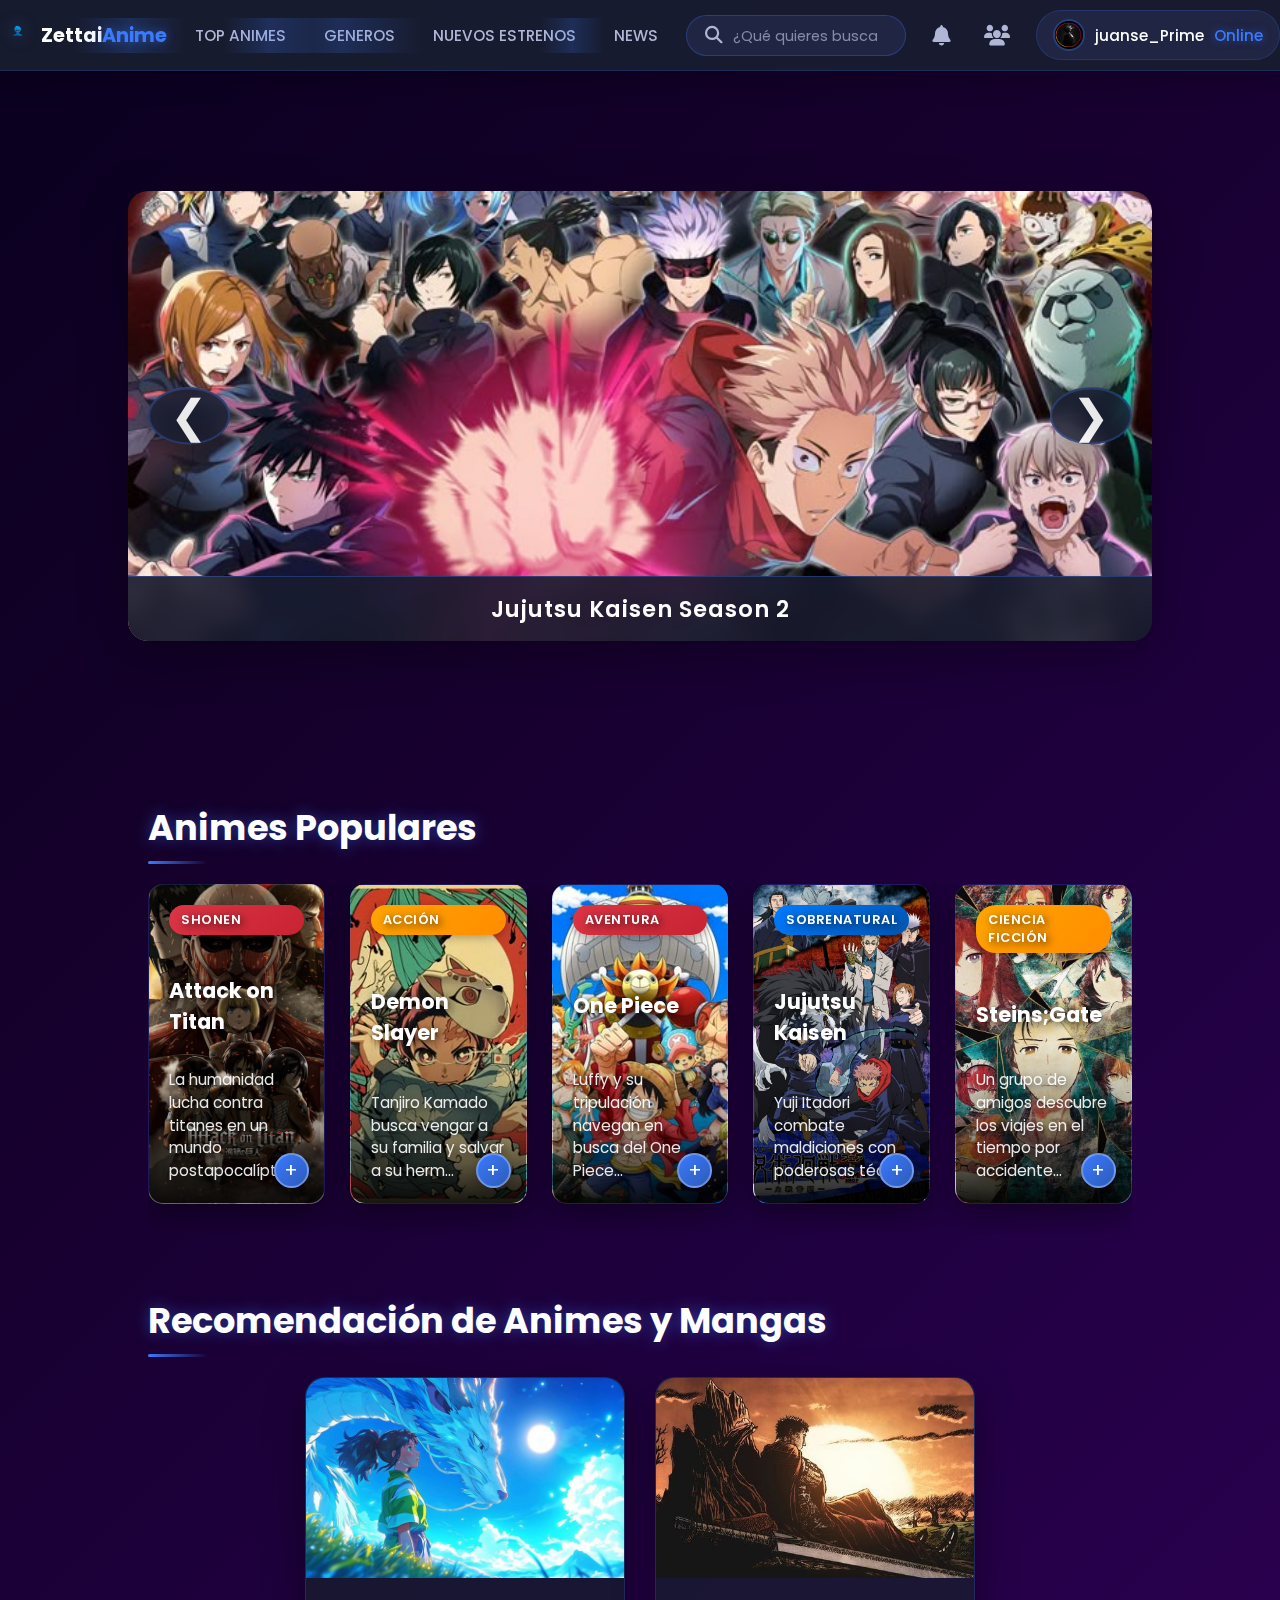
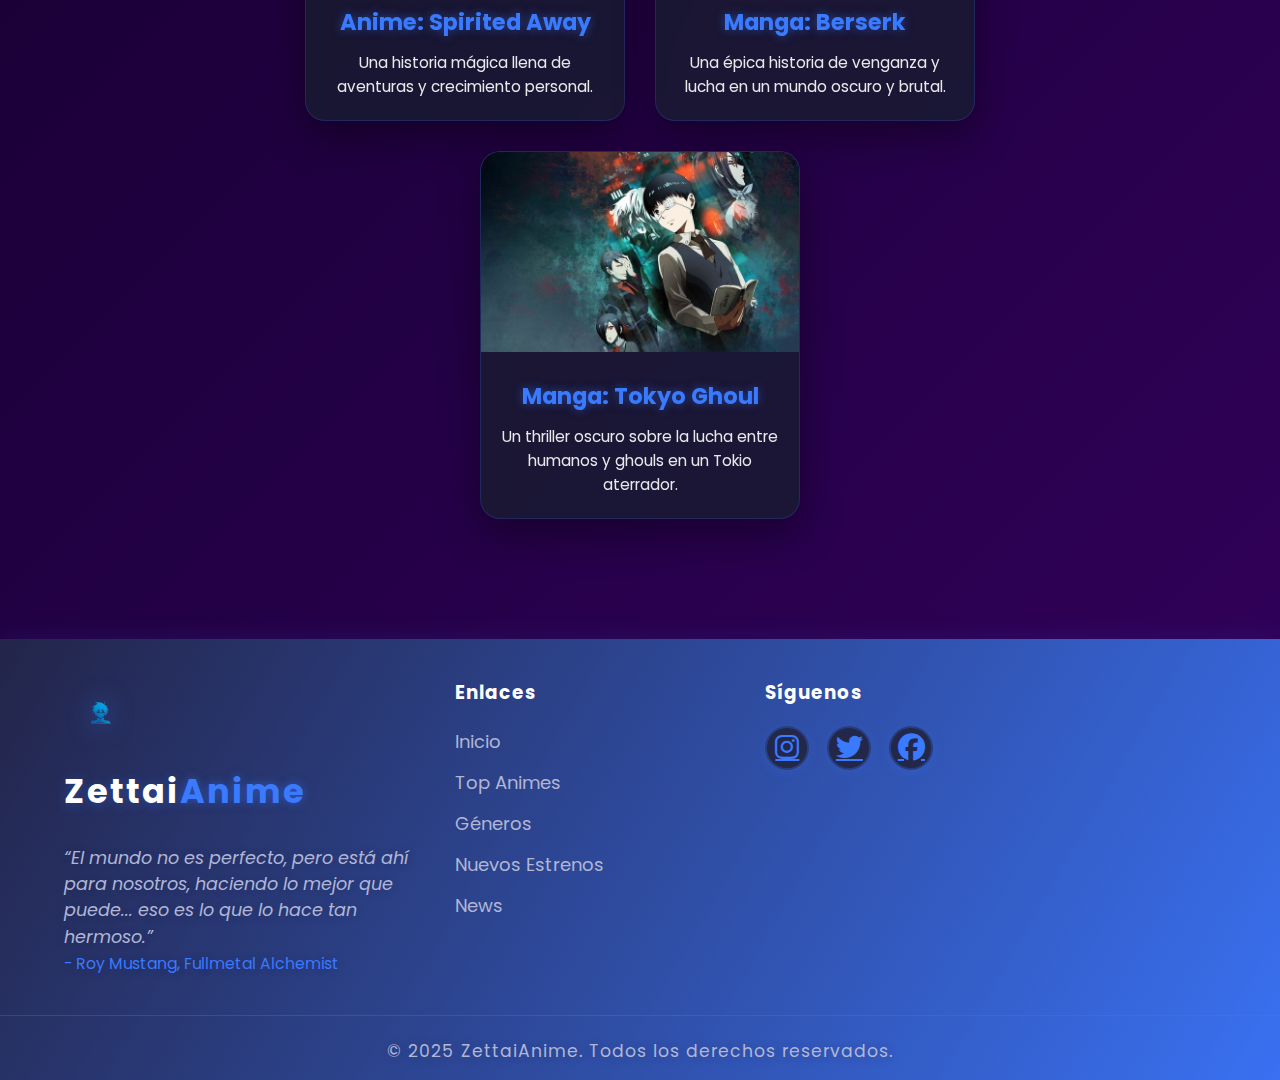
<file: index.html>
<!DOCTYPE html>
<html lang="en">
<head>
    <meta charset="UTF-8">
    <meta name="viewport" content="width=device-width, initial-scale=1.0">
    <title>ZettaiAnime</title>
    <link rel="stylesheet" href="style.css">
    <link rel="stylesheet" href="https://cdnjs.cloudflare.com/ajax/libs/font-awesome/6.4.2/css/all.min.css">
</head>
<body>
    <header>
        <div class="logo">
            <a href="index.html"><img src="img/logo-removebg-preview.png" alt=""> </a>
            <span>Zettai<span class="blue-text">Anime</span></span>
        </div>

        <nav>
            <ul>
                
                <li><a href="#">TOP ANIMES</a></li>
                <li><a href="#">GENEROS</a></li>
                <li><a href="#">NUEVOS ESTRENOS</a></li>
                <li><a href="#">NEWS</a></li>
            </ul>
        </nav>
        <div class="search-bar">
            <i class="fas fa-search"></i>
            <input type="text" placeholder="¿Qué quieres buscar?">
            <div class="shortcut">
                
            </div>
           
        </div>

        <div class="user-profile">
            <i class="fas fa-bell"></i> <!-- Icono de notificación -->
            <i class="fas fa-users"></i> <!-- Icono de amigos o comunidad -->
            <div class="profile">
                <img src="img/perfil.jpg" alt="User">
                <span>juanse_Prime</span>
                <span class="status">Online</span>
            </div>
        </div>
    </header>
    <div class="carousel-container nuevo-carousel">
        <div class="carousel-slides">
            <div class="carousel-slide active">
                <img src="img/jjk.jpg" alt="Jujutsu Kaisen">
                <div class="caption">Jujutsu Kaisen Season 2</div>
            </div>
            <div class="carousel-slide">
                <img src="img/ds.jpg" alt="Demon Slayer">
                <div class="caption">Demon Slayer</div>
            </div>
            <div class="carousel-slide">
                <img src="img/onep.jpg" alt="One Piece">
                <div class="caption">One Piece</div>
            </div>
        </div>
        <button class="carousel-btn prev" aria-label="Anterior">&#10094;</button>
        <button class="carousel-btn next" aria-label="Siguiente">&#10095;</button>
        <div class="carousel-indicators">
            <span class="indicator active" data-slide="0"></span>
            <span class="indicator" data-slide="1"></span>
            <span class="indicator" data-slide="2"></span>
        </div>
    </div>


    <!-- Sección de tarjetas -->
    <section class="trending">
        <h2>Animes Populares</h2>
        <div class="cards-container">
            <div class="card" style="background-image: url('img/Attack\ on\ Titan.jpg');">
                <span class="tag shonen">Shonen</span>
                <h3>Attack on Titan</h3>
                <p>La humanidad lucha contra titanes en un mundo postapocalíptico...</p>
                <a href="index2.html" class="add-btn">+</a>
            </div>
            <div class="card" style="background-image: url('img/demon.jpg');">
                <span class="tag action">Acción</span>
                <h3>Demon Slayer</h3>
                <p>Tanjiro Kamado busca vengar a su familia y salvar a su herm...</p>
                <a href="index2.html" class="add-btn">+</a>
            </div>
            <div class="card" style="background-image: url('img/onepice.jpg');">
                <span class="tag adventure">Aventura</span>
                <h3>One Piece</h3>
                <p>Luffy y su tripulación navegan en busca del One Piece...</p>
                <a href="index2.html" class="add-btn">+</a>
            </div>
            <div class="card" style="background-image: url('img/pinjjk.jpg');">
                <span class="tag supernatural">Sobrenatural</span>
                <h3>Jujutsu Kaisen</h3>
                <p>Yuji Itadori combate maldiciones con poderosas técni...</p>
                <a href="index2.html" class="add-btn">+</a>
            </div>
            <div class="card" style="background-image: url('img/pinSteinsGate.jpg');">
                <span class="tag sci-fi">Ciencia Ficción</span>
                <h3>Steins;Gate</h3>
                <p>Un grupo de amigos descubre los viajes en el tiempo por accidente...</p>
                <a href="index2.html" class="add-btn">+</a>
            </div>
        </div>
    </section>

    <section class="recomendaciones">
        <h2>Recomendación de Animes y Mangas</h2>
        <div class="tarjetas">
            <!-- Tarjeta Anime -->
            <div class="tarjeta">
                <div class="imagen">
                    <img src="img/spiritaway.jpg" alt="Recomendación de Anime">
                </div>
                <div class="contenido">
                    <h3>Anime: Spirited Away</h3>
                    <p>Una historia mágica llena de aventuras y crecimiento personal.</p>
                </div>
            </div>

            <!-- Tarjeta Manga 1 -->
            <div class="tarjeta">
                <div class="imagen">
                    <img src="img/berserker.jpg" alt="Recomendación de Manga">
                </div>
                <div class="contenido">
                    <h3>Manga: Berserk</h3>
                    <p>Una épica historia de venganza y lucha en un mundo oscuro y brutal.</p>
                </div>
            </div>

            <!-- Tarjeta Manga 2 -->
            <div class="tarjeta">
                <div class="imagen">
                    <img src="img/tpkioghoul.jpg" alt="Recomendación de Manga">
                </div>
                <div class="contenido">
                    <h3>Manga: Tokyo Ghoul</h3>
                    <p>Un thriller oscuro sobre la lucha entre humanos y ghouls en un Tokio aterrador.</p>
                </div>
            </div>
        </div>
    </section>

    <footer class="main-footer anime-footer">
        <div class="footer-gradient"></div>
        <div class="footer-content">
            <div class="footer-logo-area">
                <img src="img/logo-removebg-preview.png" alt="Logo ZettaiAnime">
                <span class="footer-title">Zettai<span class="blue-text">Anime</span></span>
                <p class="footer-phrase">“El mundo no es perfecto, pero está ahí para nosotros, haciendo lo mejor que puede... eso es lo que lo hace tan hermoso.”<br><span class="footer-autor">- Roy Mustang, Fullmetal Alchemist</span></p>
            </div>
            <div class="footer-links-area">
                <h4>Enlaces</h4>
                <div class="footer-links">
                    <a href="index.html">Inicio</a>
                    <a href="#">Top Animes</a>
                    <a href="#">Géneros</a>
                    <a href="#">Nuevos Estrenos</a>
                    <a href="#">News</a>
                </div>
            </div>
            <div class="footer-social-area">
                <h4>Síguenos</h4>
                <div class="footer-social">
                    <a href="#" title="Instagram"><i class="fab fa-instagram"></i></a>
                    <a href="#" title="Twitter"><i class="fab fa-twitter"></i></a>
                    <a href="#" title="Facebook"><i class="fab fa-facebook"></i></a>
                </div>
            </div>
        </div>
        <div class="footer-bottom">
            <span>&copy; 2025 ZettaiAnime. Todos los derechos reservados.</span>
        </div>
    </footer>
</body>
<script src="script.js"></script>
</html>
</file>
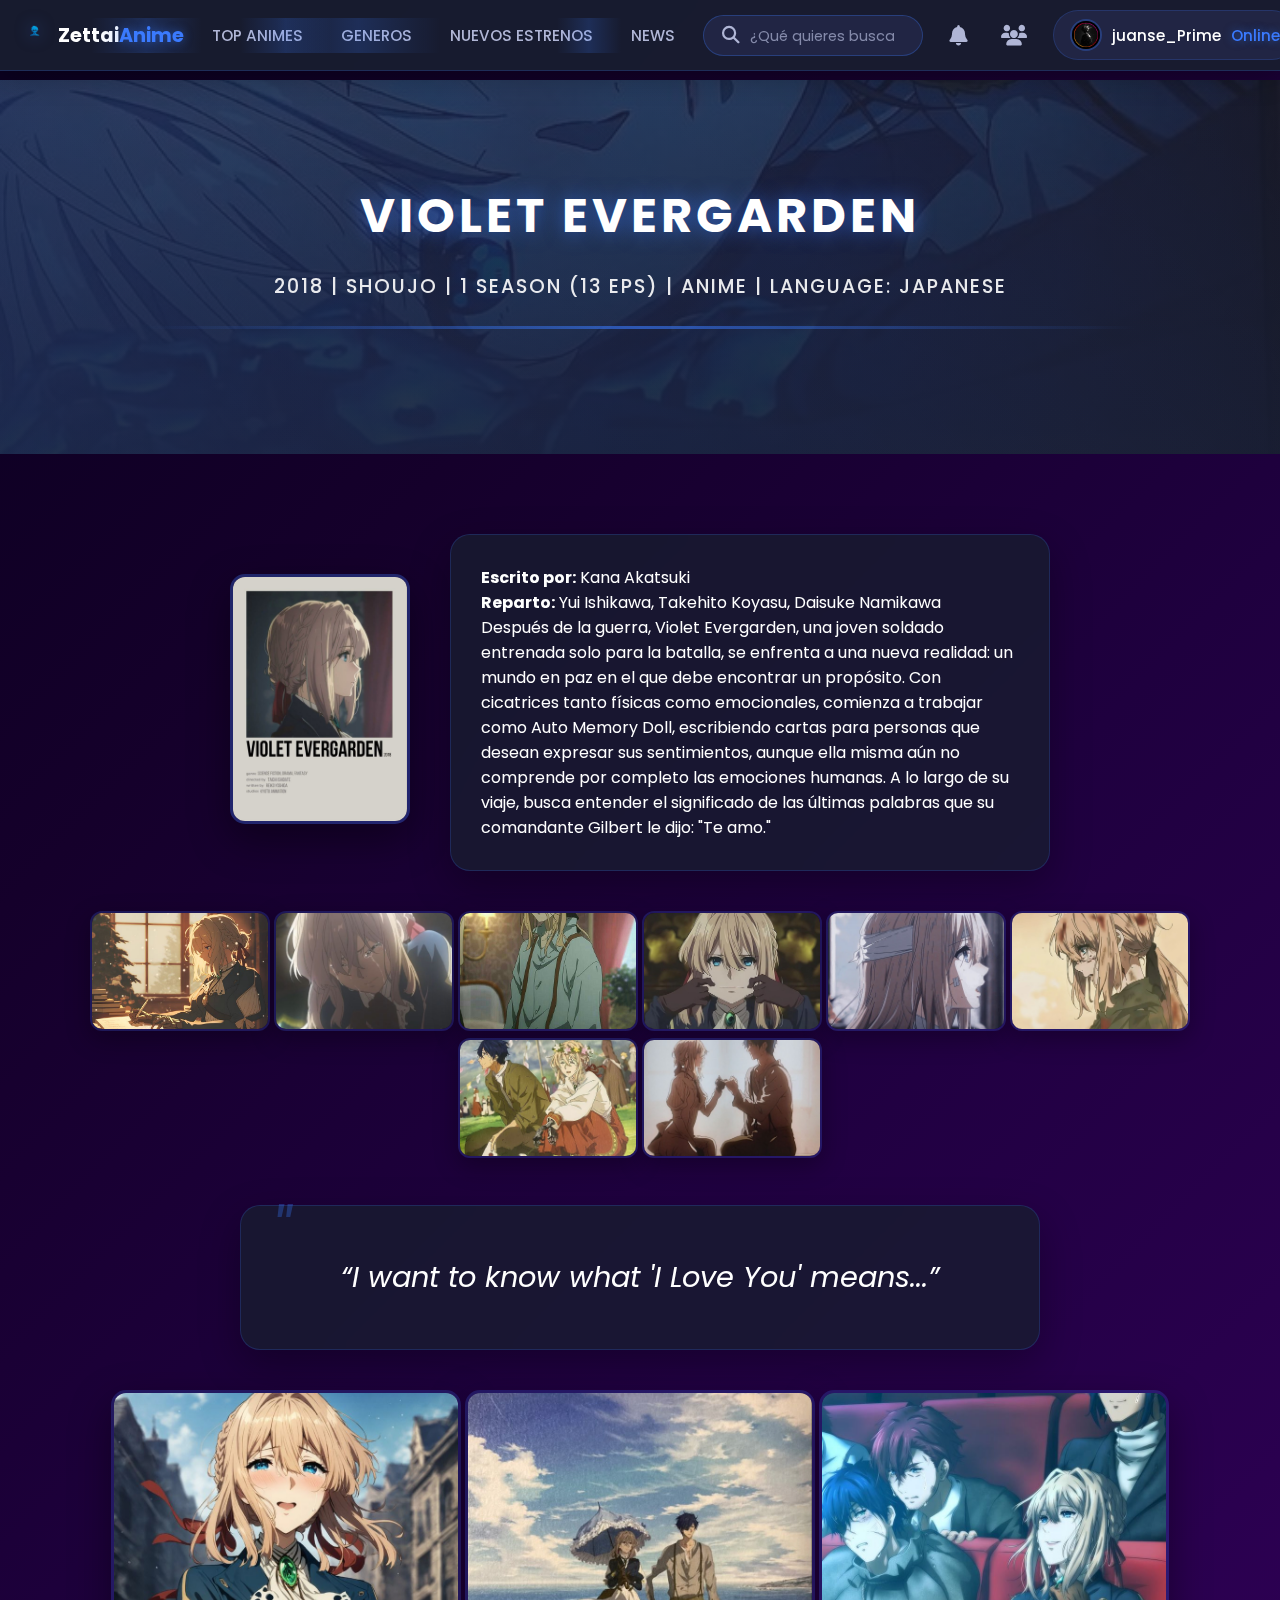
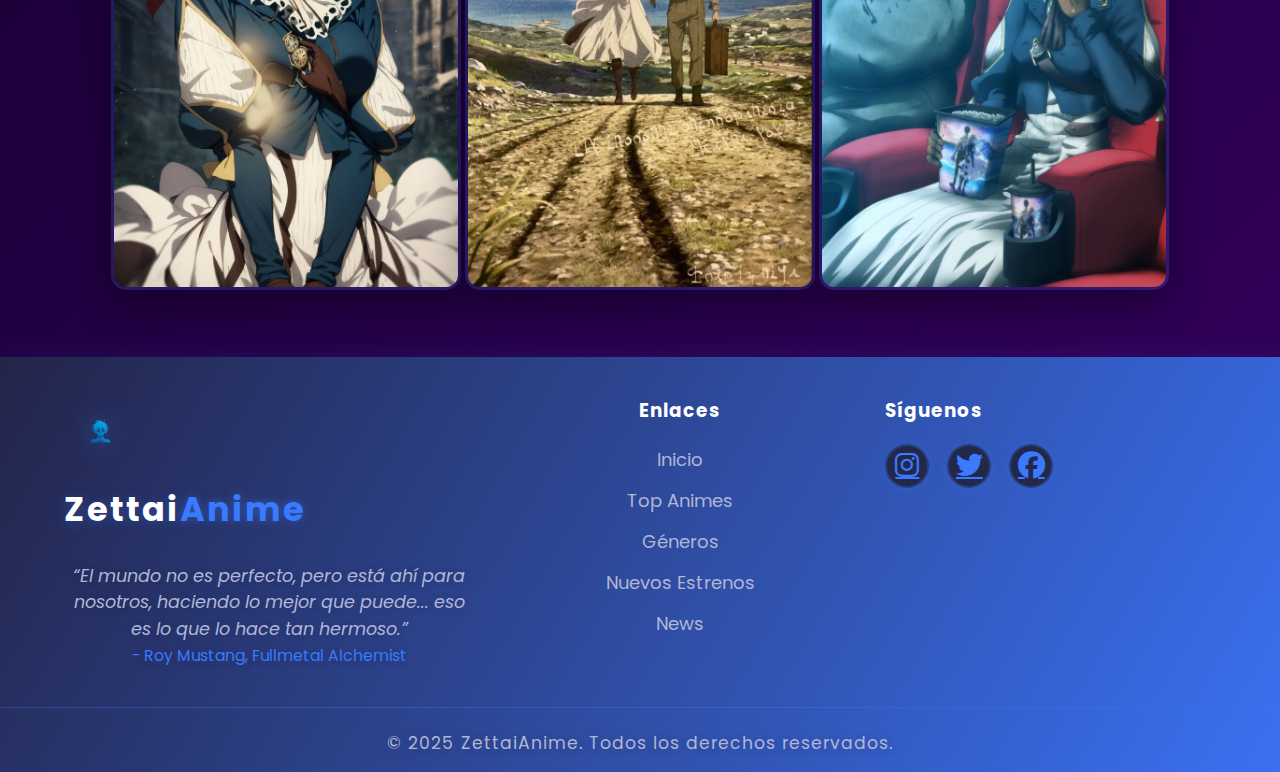
<file: index2.html>
<!DOCTYPE html>
<html lang="en">
<head>
    <meta charset="UTF-8">
    <meta name="viewport" content="width=device-width, initial-scale=1.0">
    <title>ZettaiAnime</title>
    <link rel="stylesheet" href="style2.css">
    <link rel="stylesheet" href="https://cdnjs.cloudflare.com/ajax/libs/font-awesome/6.4.2/css/all.min.css">
</head>
<body>
    <header>
        <div class="logo">
            <a href="index.html"><img src="img/logo-removebg-preview.png" alt=""> </a>
           <span>Zettai<span class="blue-text">Anime</span></span>
           
        </div>

        <nav>
            <ul>
                
                <li><a href="#">TOP ANIMES</a></li>
                <li><a href="#">GENEROS</a></li>
                <li><a href="#">NUEVOS ESTRENOS</a></li>
                <li><a href="#">NEWS</a></li>
            </ul>
        </nav>
        <div class="search-bar">
            <i class="fas fa-search"></i>
            <input type="text" placeholder="¿Qué quieres buscar?">
            <div class="shortcut">
                
            </div>
           
        </div>

        <div class="user-profile">
            <i class="fas fa-bell"></i> <!-- Icono de notificación -->
            <i class="fas fa-users"></i> <!-- Icono de amigos o comunidad -->
            <div class="profile">
                <img src="img/perfil.jpg" alt="User">
                <span>juanse_Prime</span>
                <span class="status">Online</span>
            </div>
        </div>
    </header>
    <div class="hero">
        <h1>VIOLET EVERGARDEN</h1>
        <p>2018 | Shoujo | 1 Season (13 eps) | Anime | Language: Japanese</p>
        <div class="separator"></div>
    </div>

    <section class="info">
        <div class="poster">
            <img src="img/imagen 1.jpg" alt="Violet Evergarden Poster">
        </div>
        <div class="description">
            <p><strong>Escrito por:</strong> Kana Akatsuki</p>
            <p><strong>Reparto:</strong> Yui Ishikawa, Takehito Koyasu, Daisuke Namikawa</p>
            <p>Después de la guerra, Violet Evergarden, una joven soldado entrenada solo para la batalla, se enfrenta a una nueva realidad: un mundo en paz en el que debe encontrar un propósito. Con cicatrices tanto físicas como emocionales, comienza a trabajar como Auto Memory Doll, escribiendo cartas para personas que desean expresar sus sentimientos, aunque ella misma aún no comprende por completo las emociones humanas. A lo largo de su viaje, busca entender el significado de las últimas palabras que su comandante Gilbert le dijo: "Te amo."</p>
        </div>
    </section>
    <section class="gallery">
        
        <img src="img/escena1.jpg" alt="Scene 1">
        <img src="img/escena2.jpg" alt="Scene 2">
        <img src="img/escena 3.jpg" alt="Scene 3">
        <img src="img/escena4.jpg" alt="Scene 4">
        <img src="img/escena5.jpg" alt="Scene 5">
        <img src="img/escena6.jpg" alt="Scene 6">
        <img src="img/escena7.jpg" alt="Scene 7">
        <img src="img/escena8.jpg"alt="Scene 8">
    </section>

    <section class="quote">
        <p>“I want to know what 'I Love You' means...”</p>
    </section>

    <section class="bottom-gallery">
       
        <img src="img/escena10.jpg" alt="Scene 10">
        <img src="img/escena11.jpg" alt="Scene 11">
        <img src="img/escena12.jpg" alt="Scene 12">
    </section>
    <footer class="main-footer anime-footer">
    <div class="footer-gradient"></div>
    <div class="footer-content">
        <div class="footer-logo-area">
            <img src="img/logo-removebg-preview.png" alt="Logo ZettaiAnime">
            <span class="footer-title">Zettai<span class="blue-text">Anime</span></span>
            <p class="footer-phrase">“El mundo no es perfecto, pero está ahí para nosotros, haciendo lo mejor que puede... eso es lo que lo hace tan hermoso.”<br><span class="footer-autor">- Roy Mustang, Fullmetal Alchemist</span></p>
        </div>
        <div class="footer-links-area">
            <h4>Enlaces</h4>
            <div class="footer-links">
                <a href="index.html">Inicio</a>
                <a href="#">Top Animes</a>
                <a href="#">Géneros</a>
                <a href="#">Nuevos Estrenos</a>
                <a href="#">News</a>
            </div>
        </div>
        <div class="footer-social-area">
            <h4>Síguenos</h4>
            <div class="footer-social">
                <a href="#" title="Instagram"><i class="fab fa-instagram"></i></a>
                <a href="#" title="Twitter"><i class="fab fa-twitter"></i></a>
                <a href="#" title="Facebook"><i class="fab fa-facebook"></i></a>
            </div>
        </div>
    </div>
    <div class="footer-bottom">
        <span>&copy; 2025 ZettaiAnime. Todos los derechos reservados.</span>
    </div>
</footer>
</body>
</html>
</file>
<file: style.css>
@import url('https://fonts.googleapis.com/css2?family=Poppins:wght@300;400;500;600;700&display=swap');

* {
    margin: 0;
    padding: 0;
    box-sizing: border-box;
}

body {
    background: linear-gradient(135deg, #0a001f 0%, #15002b 25%, #1f003f 50%, #2a004f 75%, #35005f 100%);
    animation: neon-bg 15s ease-in-out infinite alternate;
    color: white;
    font-family: 'Poppins', sans-serif;
    display: flex;
    flex-direction: column;
    align-items: center;
    min-height: 100vh;
    overflow-x: hidden;
}

@keyframes neon-bg {
    0% { background: linear-gradient(135deg, #0a001f 0%, #15002b 25%, #1f003f 50%, #2a004f 75%, #35005f 100%); }
    50% { background: linear-gradient(135deg, #0f0025 0%, #1a0035 25%, #250045 50%, #300055 75%, #3b0065 100%); }
    100% { background: linear-gradient(135deg, #0a001f 0%, #15002b 25%, #1f003f 50%, #2a004f 75%, #35005f 100%); }
}

@keyframes bounce {
    0%, 100% { transform: translateY(0); }
    30% { transform: translateY(-8px); }
    50% { transform: translateY(-4px); }
    70% { transform: translateY(-6px); }
}

@keyframes glow {
    0%, 100% { box-shadow: 0 0 5px rgba(58,122,254,0.3); }
    50% { box-shadow: 0 0 20px rgba(58,122,254,0.6), 0 0 30px rgba(58,122,254,0.4); }
}

@keyframes slideIn {
    from { transform: translateY(20px); opacity: 0; }
    to { transform: translateY(0); opacity: 1; }
}

/* Header mejorado */
header {
    background: rgba(24,28,47,0.95);
    backdrop-filter: blur(10px);
    padding: 10px 18px;
    display: flex;
    justify-content: space-between;
    align-items: center;
    box-shadow: 0 4px 30px rgba(0,0,0,0.3);
    position: sticky;
    top: 0;
    z-index: 1000;
    gap: 18px;
    border-bottom: 1px solid rgba(58,122,254,0.2);
    animation: slideIn 0.6s ease-out;
}

.logo {
    display: flex;
    align-items: center;
    gap: 8px;
    font-size: 1.2rem;
    font-weight: 700;
    color: #fff;
    flex-shrink: 0;
    transition: transform 0.3s ease;
}

.logo:hover {
    transform: scale(1.05);
}

.logo img {
    width: 32px;
    height: 32px;
    object-fit: contain;
    filter: drop-shadow(0 0 8px rgba(58,122,254,0.5));
}

.blue-text {
    color: #3a7afe;
    text-shadow: 0 0 10px rgba(58,122,254,0.5);
}

/* Navegación mejorada */
nav ul {
    display: flex;
    list-style: none;
    gap: 18px;
    margin: 0;
    padding: 0;
    flex-wrap: nowrap;
}

nav ul li a {
    color: #b0b6d6;
    text-decoration: none;
    font-size: 0.95rem;
    font-weight: 500;
    transition: all 0.3s ease;
    padding: 7px 10px;
    border-radius: 8px;
    white-space: nowrap;
    position: relative;
    overflow: hidden;
}

nav ul li a::before {
    content: '';
    position: absolute;
    top: 0;
    left: -100%;
    width: 100%;
    height: 100%;
    background: linear-gradient(90deg, transparent, rgba(58,122,254,0.2), transparent);
    transition: left 0.5s ease;
}

nav ul li a:hover::before {
    left: 100%;
}

nav ul li a:hover {
    color: #fff;
    background: rgba(58,122,254,0.15);
    transform: translateY(-2px);
    box-shadow: 0 4px 15px rgba(58,122,254,0.3);
}

/* Barra de búsqueda mejorada */
.search-bar {
    display: flex;
    align-items: center;
    background: rgba(35,40,74,0.8);
    border: 1px solid rgba(58,122,254,0.3);
    border-radius: 25px;
    padding: 8px 18px;
    gap: 10px;
    width: 220px;
    flex-shrink: 0;
    transition: all 0.3s ease;
    backdrop-filter: blur(10px);
}

.search-bar:focus-within {
    border-color: #3a7afe;
    box-shadow: 0 0 15px rgba(58,122,254,0.4);
    transform: scale(1.02);
}

.search-bar i {
    color: #b0b6d6;
    font-size: 1.1rem;
    transition: color 0.3s ease;
}

.search-bar:focus-within i {
    color: #3a7afe;
}

.search-bar input {
    background: none;
    border: none;
    color: #fff;
    font-size: 0.95rem;
    outline: none;
    width: 100%;
    font-family: 'Poppins', sans-serif;
}

.search-bar input::placeholder {
    color: #b0b6d6;
    font-size: 0.9rem;
    opacity: 0.7;
}

/* Perfil de usuario mejorado */
.user-profile {
    display: flex;
    align-items: center;
    gap: 18px;
    flex-shrink: 0;
}

.user-profile i {
    color: #b0b6d6;
    font-size: 1.3rem;
    cursor: pointer;
    transition: all 0.3s ease;
    padding: 8px;
    border-radius: 50%;
    position: relative;
}

.user-profile i:hover {
    color: #3a7afe;
    background: rgba(58,122,254,0.15);
    transform: scale(1.1) rotate(5deg);
    box-shadow: 0 0 15px rgba(58,122,254,0.4);
}

.profile {
    display: flex;
    align-items: center;
    gap: 10px;
    background: rgba(35,40,74,0.8);
    padding: 8px 16px;
    border-radius: 25px;
    color: #fff;
    border: 1px solid rgba(58,122,254,0.2);
    transition: all 0.3s ease;
    backdrop-filter: blur(10px);
}

.profile:hover {
    border-color: #3a7afe;
    box-shadow: 0 0 15px rgba(58,122,254,0.3);
    transform: translateY(-2px);
}

.profile img {
    width: 32px;
    height: 32px;
    border-radius: 50%;
    object-fit: cover;
    border: 2px solid rgba(58,122,254,0.3);
    transition: all 0.3s ease;
}

.profile:hover img {
    border-color: #3a7afe;
    transform: scale(1.1);
}

.profile span {
    font-size: 0.95rem;
    font-weight: 500;
    transition: color 0.3s ease;
}

.status {
    color: #3a7afe;
    font-size: 0.85rem;
    font-weight: 600;
    text-shadow: 0 0 8px rgba(58,122,254,0.5);
}

/* Carrusel mejorado */
.nuevo-carousel {
    position: relative;
    width: 80%;
    max-width: 1200px;
    margin: 120px auto 80px auto;
    box-shadow: 0 15px 50px rgba(0,0,0,0.3);
    border-radius: 20px;
    overflow: hidden;
    background: #181c2f;
    animation: slideIn 0.8s ease-out 0.2s both;
}

.nuevo-carousel .carousel-slides {
    display: flex;
    transition: transform 0.7s cubic-bezier(.77,0,.18,1);
    width: 100%;
}

.nuevo-carousel .carousel-slide {
    min-width: 100%;
    opacity: 0;
    transition: opacity 0.7s;
    display: flex;
    flex-direction: column;
    align-items: center;
    justify-content: center;
    position: absolute;
    top: 0; left: 0; right: 0; bottom: 0;
    z-index: 1;
}

.nuevo-carousel .carousel-slide.active {
    opacity: 1;
    position: relative;
    z-index: 2;
}

.nuevo-carousel img {
    width: 100%;
    height: 450px;
    object-fit: cover;
    border-radius: 20px;
    transition: transform 0.3s ease;
}

.nuevo-carousel:hover img {
    transform: scale(1.02);
}

.nuevo-carousel .caption {
    background: rgba(24,28,47,0.9);
    color: #fff;
    font-size: 1.4rem;
    padding: 15px 30px;
    border-radius: 0 0 20px 20px;
    position: absolute;
    bottom: 0;
    left: 0;
    width: 100%;
    text-align: center;
    letter-spacing: 1px;
    font-weight: 600;
    backdrop-filter: blur(10px);
    border-top: 1px solid rgba(58,122,254,0.3);
}

.nuevo-carousel .carousel-btn {
    position: absolute;
    top: 50%;
    transform: translateY(-50%);
    background: rgba(24,28,47,0.9);
    color: #fff;
    border: 2px solid rgba(58,122,254,0.3);
    font-size: 2.8rem;
    padding: 0 20px;
    border-radius: 50%;
    cursor: pointer;
    z-index: 10;
    box-shadow: 0 8px 25px rgba(0,0,0,0.3);
    transition: all 0.3s ease;
    opacity: 0.9;
    outline: none;
    display: flex;
    align-items: center;
    justify-content: center;
    backdrop-filter: blur(10px);
}

.nuevo-carousel .carousel-btn:hover {
    background: #3a7afe;
    color: #fff;
    transform: translateY(-50%) scale(1.15);
    box-shadow: 0 0 25px rgba(58,122,254,0.6);
    border-color: #fff;
    opacity: 1;
}

.nuevo-carousel .carousel-btn.prev {
    left: 20px;
}

.nuevo-carousel .carousel-btn.next {
    right: 20px;
}

.nuevo-carousel .carousel-indicators {
    position: absolute;
    bottom: -40px;
    left: 50%;
    transform: translateX(-50%);
    display: flex;
    gap: 20px;
    z-index: 10;
}

.nuevo-carousel .indicator {
    width: 20px;
    height: 20px;
    border-radius: 50%;
    background: rgba(176,182,214,0.3);
    cursor: pointer;
    transition: all 0.3s ease;
    border: 2px solid rgba(58,122,254,0.3);
    position: relative;
}

.nuevo-carousel .indicator::before {
    content: '';
    position: absolute;
    top: 50%;
    left: 50%;
    transform: translate(-50%, -50%);
    width: 8px;
    height: 8px;
    border-radius: 50%;
    background: transparent;
    transition: all 0.3s ease;
}

.nuevo-carousel .indicator.active {
    background: #3a7afe;
    border-color: #fff;
    transform: scale(1.3);
    box-shadow: 0 0 15px rgba(58,122,254,0.6);
}

.nuevo-carousel .indicator.active::before {
    background: #fff;
}

.nuevo-carousel .indicator:hover {
    background: rgba(58,122,254,0.5);
    transform: scale(1.2);
}

/* Sección Trending mejorada */
.trending {
    margin-top: 80px;
    text-align: left;
    padding: 0 20px;
    width: 80%;
    max-width: 1200px;
    animation: slideIn 0.8s ease-out 0.4s both;
}

.trending h2 {
    font-size: 2.2rem;
    margin-bottom: 30px;
    font-family: 'Poppins', sans-serif;
    font-weight: 700;
    color: #fff;
    text-shadow: 0 0 15px rgba(58,122,254,0.5);
    position: relative;
}

.trending h2::after {
    content: '';
    position: absolute;
    bottom: -10px;
    left: 0;
    width: 60px;
    height: 3px;
    background: linear-gradient(90deg, #3a7afe, transparent);
    border-radius: 2px;
}

/* Tarjetas mejoradas */
.cards-container {
    display: flex;
    gap: 25px;
    justify-content: flex-start;
    overflow-x: auto;
    padding-bottom: 30px;
    overflow-x: hidden;
    transition: all 0.3s ease;
    scrollbar-width: none;
    -ms-overflow-style: none;
}

.cards-container::-webkit-scrollbar {
    display: none;
}

.card {
    position: relative;
    background-size: cover;
    background-position: center;
    background-repeat: no-repeat;
    width: 240px;
    height: 320px;
    padding: 20px;
    border-radius: 15px;
    text-align: left;
    box-shadow: 0 10px 30px rgba(0, 0, 0, 0.4);
    transition: all 0.4s ease;
    display: flex;
    flex-direction: column;
    justify-content: space-between;
    overflow: hidden;
    border: 1px solid rgba(58,122,254,0.2);
    backdrop-filter: blur(5px);
}

.card::before {
    content: "";
    position: absolute;
    top: 0;
    left: 0;
    right: 0;
    bottom: 0;
    background: linear-gradient(135deg, rgba(58,122,254,0.1), rgba(0,0,0,0.3));
    opacity: 0;
    transition: opacity 0.3s ease;
    z-index: 1;
}

.card::after {
    content: "";
    position: absolute;
    bottom: 0;
    left: 0;
    width: 100%;
    height: 50%;
    background: linear-gradient(to top, rgba(0, 0, 0, 0.9), rgba(0, 0, 0, 0.3), transparent);
    z-index: 1;
}

.card:hover {
    transform: translateY(-10px) scale(1.05);
    box-shadow: 0 20px 50px rgba(0, 0, 0, 0.6), 0 0 30px rgba(58,122,254,0.3);
    border-color: rgba(58,122,254,0.5);
}

.card:hover::before {
    opacity: 1;
}

.cards-container:hover .card:not(:hover) {
    filter: brightness(0.6) blur(1px);
    transform: scale(0.95);
}

.card h3, .card p, .tag {
    position: relative;
    z-index: 2;
    color: white;
    text-shadow: 2px 2px 8px rgba(0, 0, 0, 0.8);
}

.card h3 {
    font-size: 1.3rem;
    font-weight: 700;
    margin-bottom: 8px;
    transition: color 0.3s ease;
}

.card:hover h3 {
    color: #3a7afe;
}

.card p {
    font-size: 0.95rem;
    line-height: 1.5;
    opacity: 0.9;
    font-weight: 400;
}

.tag {
    padding: 6px 12px;
    border-radius: 20px;
    font-size: 0.8rem;
    color: white;
    display: inline-block;
    margin-bottom: 15px;
    font-weight: 600;
    text-transform: uppercase;
    letter-spacing: 0.5px;
    box-shadow: 0 2px 10px rgba(0,0,0,0.3);
    transition: all 0.3s ease;
}

.tag:hover {
    transform: scale(1.1);
    box-shadow: 0 4px 15px rgba(0,0,0,0.4);
}

.supernatural { background: linear-gradient(135deg, #007bff, #0056b3); }
.action { background: linear-gradient(135deg, #ffa500, #ff8c00); }
.adventure { background: linear-gradient(135deg, #dc3545, #c82333); }
.shonen { background: linear-gradient(135deg, #dc3545, #c82333); }
.sci-fi { background: linear-gradient(135deg, #ffa500, #ff8c00); }

.add-btn {
    position: absolute;
    bottom: 15px;
    right: 15px;
    width: 35px;
    height: 35px;
    border-radius: 50%;
    background: linear-gradient(135deg, #3a7afe, #2d5bb8);
    color: white;
    font-size: 1.2rem;
    text-align: center;
    text-decoration: none;
    display: flex;
    align-items: center;
    justify-content: center;
    transition: all 0.3s ease;
    cursor: pointer;
    z-index: 2;
    border: 2px solid rgba(255,255,255,0.3);
    box-shadow: 0 4px 15px rgba(0,0,0,0.3);
}

.add-btn:hover {
    background: linear-gradient(135deg, #2d5bb8, #1e4a9a);
    transform: scale(1.2) rotate(90deg);
    box-shadow: 0 0 20px rgba(58,122,254,0.6);
    border-color: #fff;
}

/* Sección Recomendaciones mejorada */
.recomendaciones {
    text-align: left;
    padding: 60px 20px;
    width: 80%;
    max-width: 1200px;
    margin: 0 auto;
    animation: slideIn 0.8s ease-out 0.6s both;
}

.recomendaciones h2 {
    color: #fff;
    font-size: 2.2rem;
    margin-bottom: 30px;
    font-family: 'Poppins', sans-serif;
    font-weight: 700;
    text-shadow: 0 0 15px rgba(58,122,254,0.5);
    position: relative;
}

.recomendaciones h2::after {
    content: '';
    position: absolute;
    bottom: -10px;
    left: 0;
    width: 60px;
    height: 3px;
    background: linear-gradient(90deg, #3a7afe, transparent);
    border-radius: 2px;
}

.tarjetas {
    display: flex;
    justify-content: center;
    gap: 30px;
    flex-wrap: wrap;
}

.tarjeta {
    width: 320px;
    background: rgba(24,28,47,0.8);
    border-radius: 20px;
    overflow: hidden;
    box-shadow: 0 15px 40px rgba(0, 0, 0, 0.4);
    transition: all 0.4s ease;
    border: 1px solid rgba(58,122,254,0.2);
    backdrop-filter: blur(10px);
}

.tarjeta:hover {
    transform: translateY(-15px) scale(1.05);
    box-shadow: 0 25px 60px rgba(0, 0, 0, 0.6), 0 0 30px rgba(58,122,254,0.3);
    border-color: rgba(58,122,254,0.5);
}

.imagen {
    position: relative;
    overflow: hidden;
}

.imagen img {
    width: 100%;
    height: 200px;
    object-fit: cover;
    transition: transform 0.4s ease;
}

.tarjeta:hover .imagen img {
    transform: scale(1.1);
}

.contenido {
    padding: 20px;
    color: white;
    text-align: center;
}

.contenido h3 {
    font-size: 1.4rem;
    margin-bottom: 12px;
    color: #3a7afe;
    font-weight: 700;
    text-shadow: 0 0 10px rgba(58,122,254,0.5);
}

.contenido p {
    font-size: 0.95rem;
    line-height: 1.6;
    opacity: 0.9;
    font-weight: 400;
}

/* Media queries mejorados */
@media (max-width: 1200px) {
    header {
        padding: 12px 25px;
        gap: 20px;
    }
    
    nav ul {
        gap: 25px;
    }
    
    nav ul li a {
        font-size: 0.95rem;
        padding: 8px 12px;
    }
    
    .search-bar {
        width: 200px;
        padding: 7px 15px;
    }
    
    .user-profile {
        gap: 15px;
    }
    
    .nuevo-carousel {
        width: 85%;
    }
    
    .trending, .recomendaciones {
        width: 85%;
    }
}

@media (max-width: 900px) {
    header {
        flex-wrap: wrap;
        gap: 10px;
        padding: 10px 20px;
    }
    
    .logo {
        font-size: 1.5rem;
    }
    
    nav ul {
        gap: 15px;
        order: 3;
        width: 100%;
        justify-content: center;
        margin-top: 10px;
    }
    
    nav ul li a {
        font-size: 0.9rem;
        padding: 6px 10px;
    }
    
    .search-bar {
        width: 180px;
        order: 2;
    }
    
    .user-profile {
        order: 1;
        gap: 10px;
    }
    
    .profile {
        padding: 6px 12px;
    }
    
    .profile img {
        width: 28px;
        height: 28px;
    }
    
    .profile span {
        font-size: 0.85rem;
    }
    
    .nuevo-carousel {
        width: 90%;
        margin-top: 100px;
    }
    
    .trending, .recomendaciones {
        width: 90%;
    }
    
    .cards-container {
        gap: 20px;
    }
    
    .card {
        width: 220px;
        height: 300px;
    }
}

@media (max-width: 800px) {
    .nuevo-carousel {
        width: 95%;
        margin-top: 80px;
    }
    
    .nuevo-carousel img {
        height: 280px;
    }
    
    .nuevo-carousel .carousel-btn {
        font-size: 2.2rem;
        padding: 0 15px;
    }
    
    .nuevo-carousel .carousel-btn.prev {
        left: 10px;
    }
    
    .nuevo-carousel .carousel-btn.next {
        right: 10px;
    }
    
    .trending, .recomendaciones {
        width: 95%;
        padding: 0 10px;
    }
    
    .trending h2, .recomendaciones h2 {
        font-size: 1.8rem;
    }
    
    .cards-container {
        gap: 15px;
    }
    
    .card {
        width: 200px;
        height: 280px;
        padding: 15px;
    }
    
    .tarjeta {
        width: 280px;
    }
}

/* Footer moderno */
.main-footer {
    background: #181c2f;
    color: #fff;
    padding: 38px 0 0 0;
    margin-top: 40px;
    font-family: inherit;
    box-shadow: 0 -2px 16px rgba(0,0,0,0.10);
}
.main-footer .footer-content {
    display: flex;
    flex-wrap: wrap;
    justify-content: space-between;
    align-items: flex-start;
    max-width: 1100px;
    margin: 0 auto;
    padding: 0 30px;
    gap: 30px;
}
.main-footer .footer-logo {
    display: flex;
    align-items: center;
    gap: 12px;
    font-size: 1.5rem;
    font-weight: bold;
}
.main-footer .footer-logo img {
    width: 48px;
    height: 48px;
    object-fit: contain;
}
.main-footer .footer-links {
    display: flex;
    flex-direction: column;
    gap: 10px;
}
.main-footer .footer-links a {
    color: #b0b6d6;
    text-decoration: none;
    font-size: 1.1rem;
    transition: color 0.2s;
}
.main-footer .footer-links a:hover {
    color: #3a7afe;
}
.main-footer .footer-social {
    display: flex;
    gap: 18px;
    align-items: center;
}
.main-footer .footer-social a {
    color: #b0b6d6;
    font-size: 1.7rem;
    transition: color 0.2s;
}
.main-footer .footer-social a:hover {
    color: #3a7afe;
}
.main-footer .footer-bottom {
    text-align: center;
    padding: 18px 0 10px 0;
    font-size: 1rem;
    color: #b0b6d6;
    border-top: 1px solid #23284a;
    margin-top: 30px;
}
@media (max-width: 800px) {
    .main-footer .footer-content {
        flex-direction: column;
        align-items: center;
        gap: 18px;
        padding: 0 10px;
    }
    .main-footer .footer-logo {
        font-size: 1.2rem;
    }
    .main-footer .footer-links {
        flex-direction: row;
        flex-wrap: wrap;
        gap: 12px;
        justify-content: center;
    }
}

/***** FOOTER ANIME MODERNO *****/
.anime-footer {
    position: relative;
    background: none;
    overflow: hidden;
    margin-top: 60px;
    font-family: inherit;
    box-shadow: 0 -2px 24px rgba(58,122,254,0.10);
    width: 100vw;
    left: 50%;
    right: 50%;
    transform: translateX(-50%);
    padding: 0;
}
.anime-footer .footer-gradient {
    position: absolute;
    top: 0; left: 0; width: 100%; height: 100%;
    background: linear-gradient(120deg, #23284a 0%, #3a7afe 100%);
    opacity: 0.92;
    z-index: 0;
}
.anime-footer .footer-content {
    position: relative;
    z-index: 2;
    display: flex;
    flex-wrap: wrap;
    justify-content: space-between;
    align-items: flex-start;
    width: 100%;
    margin: 0;
    padding: 40px 5vw 0 5vw;
    gap: 40px;
    box-sizing: border-box;
}
.anime-footer .footer-logo-area {
    flex: 1 1 260px;
    display: flex;
    flex-direction: column;
    align-items: flex-start;
    gap: 18px;
}
.anime-footer .footer-logo-area img {
    width: 70px;
    height: 70px;
    object-fit: contain;
    filter: drop-shadow(0 0 12px #3a7afe88);
}
.anime-footer .footer-title {
    font-size: 2.1rem;
    font-weight: bold;
    color: #fff;
    letter-spacing: 2px;
    text-shadow: 0 2px 12px #3a7afe55;
}
.anime-footer .footer-phrase {
    color: #b0b6d6;
    font-size: 1.1rem;
    font-style: italic;
    margin-top: 10px;
    line-height: 1.5;
    text-shadow: 0 1px 8px #23284a44;
}
.anime-footer .footer-autor {
    color: #3a7afe;
    font-size: 0.98rem;
    font-style: normal;
}
.anime-footer .footer-links-area {
    flex: 1 1 180px;
    display: flex;
    flex-direction: column;
    gap: 12px;
}
.anime-footer .footer-links-area h4 {
    color: #fff;
    font-size: 1.15rem;
    margin-bottom: 8px;
    letter-spacing: 1px;
}
.anime-footer .footer-links {
    display: flex;
    flex-direction: column;
    gap: 10px;
}
.anime-footer .footer-links a {
    color: #b0b6d6;
    text-decoration: none;
    font-size: 1.13rem;
    padding: 2px 0 2px 0;
    border-radius: 6px;
    transition: color 0.2s, box-shadow 0.2s;
    box-shadow: none;
}
.anime-footer .footer-links a:hover {
    color: #fff;
    box-shadow: 0 0 8px 2px #3a7afe99, 0 2px 8px #23284a55;
    background: #3a7afe33;
}
.anime-footer .footer-social-area {
    flex: 1 1 180px;
    display: flex;
    flex-direction: column;
    gap: 12px;
    align-items: flex-start;
}
.anime-footer .footer-social-area h4 {
    color: #fff;
    font-size: 1.15rem;
    margin-bottom: 8px;
    letter-spacing: 1px;
}
.anime-footer .footer-social {
    display: flex;
    gap: 18px;
    align-items: center;
}
.anime-footer .footer-social a {
    display: flex;
    align-items: center;
    justify-content: center;
    width: 44px;
    height: 44px;
    border-radius: 50%;
    background: #23284a;
    color: #3a7afe;
    font-size: 1.7rem;
    box-shadow: 0 2px 12px #3a7afe33;
    transition: background 0.2s, color 0.2s, transform 0.18s;
    border: 2px solid #3a7afe44;
}
.anime-footer .footer-social a:hover {
    background: #3a7afe;
    color: #fff;
    transform: scale(1.13) rotate(-6deg);
    box-shadow: 0 0 16px #3a7afe99;
    border-color: #fff;
}
.anime-footer .footer-bottom {
    position: relative;
    z-index: 2;
    text-align: center;
    padding: 22px 0 16px 0;
    font-size: 1.08rem;
    color: #b0b6d6;
    border-top: 1.5px solid #3a7afe55;
    margin-top: 38px;
    background: none;
    letter-spacing: 1px;
    text-shadow: 0 1px 8px #23284a44;
}
@media (max-width: 900px) {
    .anime-footer .footer-content {
        flex-direction: column;
        align-items: center;
        gap: 28px;
        padding: 30px 10px 0 10px;
    }
    .anime-footer .footer-logo-area {
        align-items: center;
        text-align: center;
    }
    .anime-footer .footer-links-area, .anime-footer .footer-social-area {
        align-items: center;
        text-align: center;
    }
}
</file>
<file: style2.css>
@import url('https://fonts.googleapis.com/css2?family=Poppins:wght@300;400;500;600;700&display=swap');

* {
    margin: 0;
    padding: 0;
    box-sizing: border-box;
}

@keyframes bounce {
    0%, 100% { transform: translateY(0); }
    30% { transform: translateY(-8px); }
    50% { transform: translateY(-4px); }
    70% { transform: translateY(-6px); }
}

@keyframes slideIn {
    from { transform: translateY(20px); opacity: 0; }
    to { transform: translateY(0); opacity: 1; }
}

@keyframes glow {
    0%, 100% { box-shadow: 0 0 5px rgba(58,122,254,0.3); }
    50% { box-shadow: 0 0 20px rgba(58,122,254,0.6), 0 0 30px rgba(58,122,254,0.4); }
}

body {
    background: linear-gradient(135deg, #0a001f 0%, #15002b 25%, #1f003f 50%, #2a004f 75%, #35005f 100%);
    animation: neon-bg 15s ease-in-out infinite alternate;
    color: white;
    font-family: 'Poppins', sans-serif;
    text-align: center;
    overflow-x: hidden;
}

@keyframes neon-bg {
    0% { background: linear-gradient(135deg, #0a001f 0%, #15002b 25%, #1f003f 50%, #2a004f 75%, #35005f 100%); }
    50% { background: linear-gradient(135deg, #0f0025 0%, #1a0035 25%, #250045 50%, #300055 75%, #3b0065 100%); }
    100% { background: linear-gradient(135deg, #0a001f 0%, #15002b 25%, #1f003f 50%, #2a004f 75%, #35005f 100%); }
}

/* Header mejorado */
header {
    display: flex;
    justify-content: space-between;
    align-items: center;
    background: rgba(24,28,47,0.95);
    backdrop-filter: blur(10px);
    padding: 10px 18px;
    box-shadow: 0 4px 30px rgba(0,0,0,0.3);
    position: fixed;
    width: 100%;
    top: 0;
    left: 0;
    z-index: 1000;
    gap: 18px;
    border-bottom: 1px solid rgba(58,122,254,0.2);
    animation: slideIn 0.6s ease-out;
}

.logo {
    display: flex;
    align-items: center;
    gap: 8px;
    font-size: 1.2rem;
    font-weight: 700;
    color: #fff;
    flex-shrink: 0;
    transition: transform 0.3s ease;
}

.logo:hover {
    transform: scale(1.05);
}

.logo img {
    width: 32px;
    height: 32px;
    object-fit: contain;
    filter: drop-shadow(0 0 8px rgba(58,122,254,0.5));
}

.blue-text {
    color: #3a7afe;
    text-shadow: 0 0 10px rgba(58,122,254,0.5);
}

/* Navegación mejorada */
nav ul {
    display: flex;
    list-style: none;
    gap: 18px;
    margin: 0;
    padding: 0;
    flex-wrap: nowrap;
}

nav ul li a {
    color: #b0b6d6;
    text-decoration: none;
    font-size: 0.95rem;
    font-weight: 500;
    transition: all 0.3s ease;
    padding: 7px 10px;
    border-radius: 8px;
    white-space: nowrap;
    position: relative;
    overflow: hidden;
}

nav ul li a::before {
    content: '';
    position: absolute;
    top: 0;
    left: -100%;
    width: 100%;
    height: 100%;
    background: linear-gradient(90deg, transparent, rgba(58,122,254,0.2), transparent);
    transition: left 0.5s ease;
}

nav ul li a:hover::before {
    left: 100%;
}

nav ul li a:hover {
    color: #fff;
    background: rgba(58,122,254,0.15);
    transform: translateY(-2px);
    box-shadow: 0 4px 15px rgba(58,122,254,0.3);
}

/* Barra de búsqueda mejorada */
.search-bar {
    display: flex;
    align-items: center;
    background: rgba(35,40,74,0.8);
    border: 1px solid rgba(58,122,254,0.3);
    border-radius: 25px;
    padding: 8px 18px;
    gap: 10px;
    width: 220px;
    flex-shrink: 0;
    transition: all 0.3s ease;
    backdrop-filter: blur(10px);
}

.search-bar:focus-within {
    border-color: #3a7afe;
    box-shadow: 0 0 15px rgba(58,122,254,0.4);
    transform: scale(1.02);
}

.search-bar i {
    color: #b0b6d6;
    font-size: 1.1rem;
    transition: color 0.3s ease;
}

.search-bar:focus-within i {
    color: #3a7afe;
}

.search-bar input {
    background: none;
    border: none;
    color: #fff;
    font-size: 0.95rem;
    outline: none;
    width: 100%;
    font-family: 'Poppins', sans-serif;
}

.search-bar input::placeholder {
    color: #b0b6d6;
    font-size: 0.9rem;
    opacity: 0.7;
}

/* Perfil de usuario mejorado */
.user-profile {
    display: flex;
    align-items: center;
    gap: 18px;
    flex-shrink: 0;
}

.user-profile i {
    color: #b0b6d6;
    font-size: 1.3rem;
    cursor: pointer;
    transition: all 0.3s ease;
    padding: 8px;
    border-radius: 50%;
    position: relative;
}

.user-profile i:hover {
    color: #3a7afe;
    background: rgba(58,122,254,0.15);
    transform: scale(1.1) rotate(5deg);
    box-shadow: 0 0 15px rgba(58,122,254,0.4);
}

.profile {
    display: flex;
    align-items: center;
    gap: 10px;
    background: rgba(35,40,74,0.8);
    padding: 8px 16px;
    border-radius: 25px;
    color: #fff;
    border: 1px solid rgba(58,122,254,0.2);
    transition: all 0.3s ease;
    backdrop-filter: blur(10px);
}

.profile:hover {
    border-color: #3a7afe;
    box-shadow: 0 0 15px rgba(58,122,254,0.3);
    transform: translateY(-2px);
}

.profile img {
    width: 32px;
    height: 32px;
    border-radius: 50%;
    object-fit: cover;
    border: 2px solid rgba(58,122,254,0.3);
    transition: all 0.3s ease;
}

.profile:hover img {
    border-color: #3a7afe;
    transform: scale(1.1);
}

.profile span {
    font-size: 0.95rem;
    font-weight: 500;
    transition: color 0.3s ease;
}

.status {
    color: #3a7afe;
    font-size: 0.85rem;
    font-weight: 600;
    text-shadow: 0 0 8px rgba(58,122,254,0.5);
}

/* Hero section mejorado */
.hero {
    margin-top: 80px;
    background: linear-gradient(to bottom, rgba(24,28,47,0.8), rgba(24,28,47,0.95)), 
                url('img/banner1.jpg') no-repeat center center/cover;
    padding: 100px 20px;
    text-align: center;
    position: relative;
    overflow: hidden;
    animation: slideIn 0.8s ease-out 0.2s both;
}

.hero::before {
    content: '';
    position: absolute;
    top: 0;
    left: 0;
    right: 0;
    bottom: 0;
    background: linear-gradient(45deg, rgba(58,122,254,0.1), transparent);
    animation: glow 3s ease-in-out infinite alternate;
}

.hero h1 {
    font-size: 3rem;
    letter-spacing: 4px;
    text-transform: uppercase;
    font-weight: 700;
    margin-bottom: 20px;
    text-shadow: 0 0 20px rgba(58,122,254,0.6);
    position: relative;
    z-index: 2;
}

.hero p {
    font-size: 1.2rem;
    margin-top: 10px;
    opacity: 0.9;
    font-weight: 500;
    text-transform: uppercase;
    letter-spacing: 2px;
    position: relative;
    z-index: 2;
}

.separator {
    width: 80%;
    height: 3px;
    background: linear-gradient(90deg, transparent, rgba(58,122,254,0.6), transparent);
    margin: 25px auto;
    border-radius: 2px;
    position: relative;
    z-index: 2;
}

/* Info section mejorado */
.info {
    display: flex;
    justify-content: center;
    align-items: center;
    gap: 40px;
    padding: 40px 20px;
    margin-top: 40px;
    animation: slideIn 0.8s ease-out 0.4s both;
}

.poster {
    position: relative;
    transition: all 0.3s ease;
}

.poster:hover {
    transform: scale(1.05) rotate(2deg);
}

.poster img {
    width: 180px;
    border-radius: 15px;
    box-shadow: 0 15px 40px rgba(0,0,0,0.4);
    border: 3px solid rgba(58,122,254,0.3);
    transition: all 0.3s ease;
}

.poster:hover img {
    border-color: #3a7afe;
    box-shadow: 0 20px 50px rgba(0,0,0,0.6), 0 0 30px rgba(58,122,254,0.4);
}

.description {
    max-width: 600px;
    text-align: left;
    background: rgba(24,28,47,0.8);
    padding: 30px;
    border-radius: 20px;
    backdrop-filter: blur(10px);
    border: 1px solid rgba(58,122,254,0.2);
    box-shadow: 0 15px 40px rgba(0,0,0,0.3);
    transition: all 0.3s ease;
}

.description:hover {
    border-color: rgba(58,122,254,0.5);
    box-shadow: 0 20px 50px rgba(0,0,0,0.5), 0 0 30px rgba(58,122,254,0.3);
    transform: translateY(-5px);
}

/* Gallery mejorado */
.gallery.bottom-gallery {
    display: flex;
    flex-wrap: wrap;
    justify-content: center;
    gap: 25px;
    padding: 40px 20px;
    animation: slideIn 0.8s ease-out 0.6s both;
}

.gallery img {
    width: 180px;
    height: 120px;
    object-fit: cover;
    border-radius: 12px;
    transition: all 0.3s ease;
    border: 2px solid rgba(58,122,254,0.2);
    box-shadow: 0 8px 25px rgba(0,0,0,0.3);
}

.gallery img:hover {
    transform: scale(1.1) rotate(1deg);
    border-color: #3a7afe;
    box-shadow: 0 15px 40px rgba(0,0,0,0.5), 0 0 25px rgba(58,122,254,0.4);
}

.quote {
    padding: 50px 30px;
    font-size: 1.8rem;
    font-style: italic;
    background: rgba(24,28,47,0.8);
    margin: 40px auto;
    max-width: 800px;
    border-radius: 20px;
    backdrop-filter: blur(10px);
    border: 1px solid rgba(58,122,254,0.2);
    box-shadow: 0 15px 40px rgba(0,0,0,0.3);
    animation: slideIn 0.8s ease-out 0.8s both;
    position: relative;
}

.quote::before {
    content: '"';
    position: absolute;
    top: -20px;
    left: 30px;
    font-size: 4rem;
    color: #3a7afe;
    opacity: 0.3;
}

.bottom-gallery img {
    width: 350px; 
    height: 500px; 
    object-fit: cover; 
    border-radius: 15px;
    transition: all 0.3s ease;
    border: 3px solid rgba(58,122,254,0.2);
    box-shadow: 0 15px 40px rgba(0,0,0,0.4);
}

.bottom-gallery img:hover {
    transform: scale(1.05) rotate(1deg);
    border-color: #3a7afe;
    box-shadow: 0 20px 50px rgba(0,0,0,0.6), 0 0 30px rgba(58,122,254,0.4);
}

/***** FOOTER ANIME MODERNO *****/
.anime-footer {
    position: relative;
    background: none;
    overflow: hidden;
    margin-top: 60px;
    font-family: inherit;
    box-shadow: 0 -2px 24px rgba(58,122,254,0.10);
    width: 100vw;
    left: 50%;
    right: 50%;
    transform: translateX(-50%);
    padding: 0;
}
.anime-footer .footer-gradient {
    position: absolute;
    top: 0; left: 0; width: 100%; height: 100%;
    background: linear-gradient(120deg, #23284a 0%, #3a7afe 100%);
    opacity: 0.92;
    z-index: 0;
}
.anime-footer .footer-content {
    position: relative;
    z-index: 2;
    display: flex;
    flex-wrap: wrap;
    justify-content: space-between;
    align-items: flex-start;
    width: 100%;
    margin: 0;
    padding: 40px 5vw 0 5vw;
    gap: 40px;
    box-sizing: border-box;
}
.anime-footer .footer-logo-area {
    flex: 1 1 260px;
    display: flex;
    flex-direction: column;
    align-items: flex-start;
    gap: 18px;
}
.anime-footer .footer-logo-area img {
    width: 70px;
    height: 70px;
    object-fit: contain;
    filter: drop-shadow(0 0 12px #3a7afe88);
}
.anime-footer .footer-title {
    font-size: 2.1rem;
    font-weight: bold;
    color: #fff;
    letter-spacing: 2px;
    text-shadow: 0 2px 12px #3a7afe55;
}
.anime-footer .footer-phrase {
    color: #b0b6d6;
    font-size: 1.1rem;
    font-style: italic;
    margin-top: 10px;
    line-height: 1.5;
    text-shadow: 0 1px 8px #23284a44;
}
.anime-footer .footer-autor {
    color: #3a7afe;
    font-size: 0.98rem;
    font-style: normal;
}
.anime-footer .footer-links-area {
    flex: 1 1 180px;
    display: flex;
    flex-direction: column;
    gap: 12px;
}
.anime-footer .footer-links-area h4 {
    color: #fff;
    font-size: 1.15rem;
    margin-bottom: 8px;
    letter-spacing: 1px;
}
.anime-footer .footer-links {
    display: flex;
    flex-direction: column;
    gap: 10px;
}
.anime-footer .footer-links a {
    color: #b0b6d6;
    text-decoration: none;
    font-size: 1.13rem;
    padding: 2px 0 2px 0;
    border-radius: 6px;
    transition: color 0.2s, box-shadow 0.2s;
    box-shadow: none;
}
.anime-footer .footer-links a:hover {
    color: #fff;
    box-shadow: 0 0 8px 2px #3a7afe99, 0 2px 8px #23284a55;
    background: #3a7afe33;
}
.anime-footer .footer-social-area {
    flex: 1 1 180px;
    display: flex;
    flex-direction: column;
    gap: 12px;
    align-items: flex-start;
}
.anime-footer .footer-social-area h4 {
    color: #fff;
    font-size: 1.15rem;
    margin-bottom: 8px;
    letter-spacing: 1px;
}
.anime-footer .footer-social {
    display: flex;
    gap: 18px;
    align-items: center;
}
.anime-footer .footer-social a {
    display: flex;
    align-items: center;
    justify-content: center;
    width: 44px;
    height: 44px;
    border-radius: 50%;
    background: #23284a;
    color: #3a7afe;
    font-size: 1.7rem;
    box-shadow: 0 2px 12px #3a7afe33;
    transition: background 0.2s, color 0.2s, transform 0.18s;
    border: 2px solid #3a7afe44;
}
.anime-footer .footer-social a:hover {
    background: #3a7afe;
    color: #fff;
    transform: scale(1.13) rotate(-6deg);
    box-shadow: 0 0 16px #3a7afe99;
    border-color: #fff;
}
.anime-footer .footer-bottom {
    position: relative;
    z-index: 2;
    text-align: center;
    padding: 22px 0 16px 0;
    font-size: 1.08rem;
    color: #b0b6d6;
    border-top: 1.5px solid #3a7afe55;
    margin-top: 38px;
    background: none;
    letter-spacing: 1px;
    text-shadow: 0 1px 8px #23284a44;
}
@media (max-width: 900px) {
    .anime-footer .footer-content {
        flex-direction: column;
        align-items: center;
        gap: 28px;
        padding: 30px 10px 0 10px;
    }
    .anime-footer .footer-logo-area {
        align-items: center;
        text-align: center;
    }
    .anime-footer .footer-links-area, .anime-footer .footer-social-area {
        align-items: center;
        text-align: center;
    }
}

/* Media queries mejorados */
@media (max-width: 1200px) {
    header {
        padding: 12px 25px;
        gap: 20px;
    }
    
    nav ul {
        gap: 25px;
    }
    
    nav ul li a {
        font-size: 0.95rem;
        padding: 8px 12px;
    }
    
    .search-bar {
        width: 200px;
        padding: 7px 15px;
    }
    
    .user-profile {
        gap: 15px;
    }
    
    .hero h1 {
        font-size: 2.5rem;
    }
    
    .info {
        gap: 30px;
        padding: 30px 20px;
    }
    
    .poster img {
        width: 160px;
    }
    
    .description {
        max-width: 500px;
        padding: 25px;
    }
}

@media (max-width: 900px) {
    header {
        flex-wrap: wrap;
        gap: 10px;
        padding: 10px 20px;
    }
    
    .logo {
        font-size: 1.5rem;
    }
    
    nav ul {
        gap: 15px;
        order: 3;
        width: 100%;
        justify-content: center;
        margin-top: 10px;
    }
    
    nav ul li a {
        font-size: 0.9rem;
        padding: 6px 10px;
    }
    
    .search-bar {
        width: 180px;
        order: 2;
    }
    
    .user-profile {
        order: 1;
        gap: 10px;
    }
    
    .profile {
        padding: 6px 12px;
    }
    
    .profile img {
        width: 28px;
        height: 28px;
    }
    
    .profile span {
        font-size: 0.85rem;
    }
    
    .hero {
        margin-top: 100px;
        padding: 80px 20px;
    }
    
    .hero h1 {
        font-size: 2rem;
        letter-spacing: 3px;
    }
    
    .hero p {
        font-size: 1rem;
    }
    
    .info {
        flex-direction: column;
        gap: 25px;
        padding: 25px 20px;
    }
    
    .poster img {
        width: 140px;
    }
    
    .description {
        max-width: 100%;
        padding: 20px;
    }
    
    .quote {
        font-size: 1.5rem;
        padding: 40px 25px;
        margin: 30px 20px;
    }
    
    .bottom-gallery img {
        width: 280px;
        height: 400px;
    }
}

@media (max-width: 800px) {
    .hero {
        margin-top: 80px;
        padding: 60px 15px;
    }
    
    .hero h1 {
        font-size: 1.8rem;
        letter-spacing: 2px;
    }
    
    .hero p {
        font-size: 0.9rem;
    }
    
    .info {
        padding: 20px 15px;
    }
    
    .poster img {
        width: 120px;
    }
    
    .description {
        padding: 15px;
    }
    
    .gallery.bottom-gallery {
        gap: 15px;
        padding: 30px 15px;
    }
    
    .gallery img {
        width: 150px;
        height: 100px;
    }
    
    .quote {
        font-size: 1.3rem;
        padding: 30px 20px;
        margin: 25px 15px;
    }
    
    .bottom-gallery img {
        width: 250px;
        height: 350px;
    }
}
</file>
